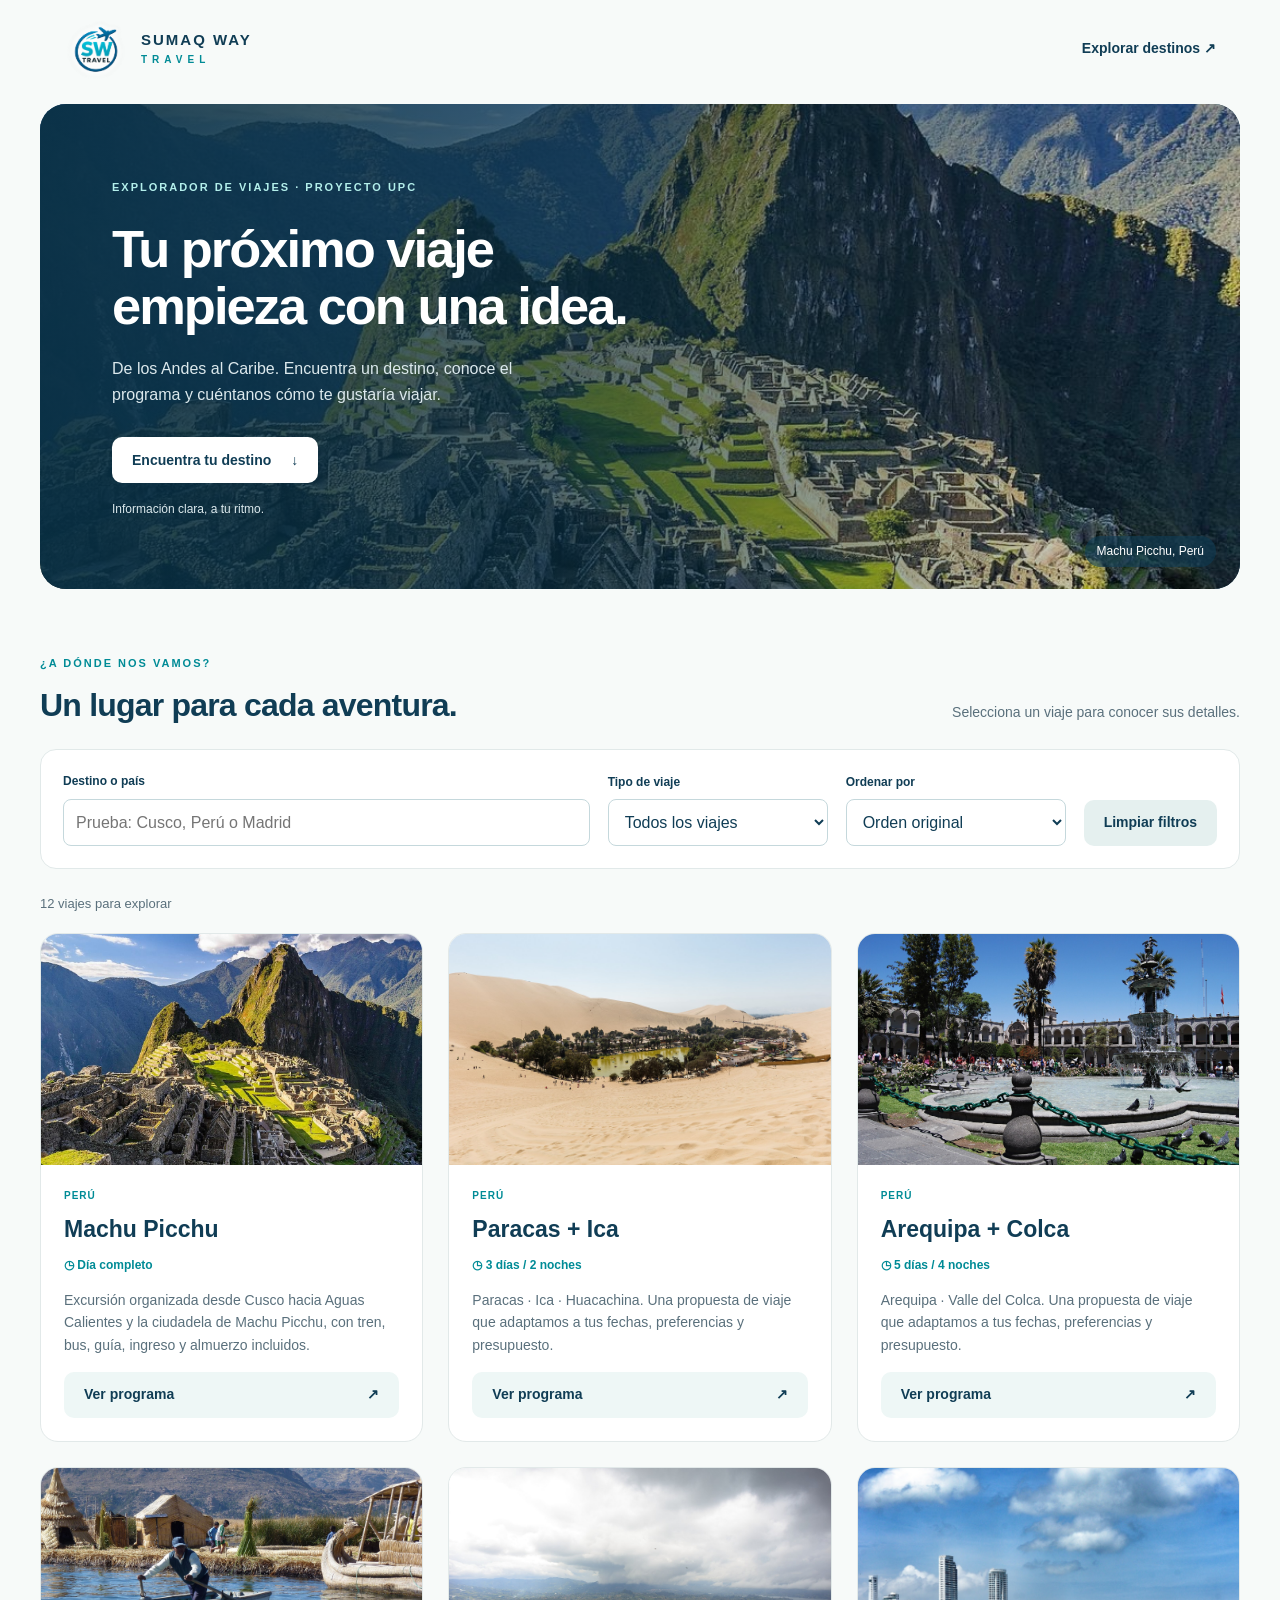
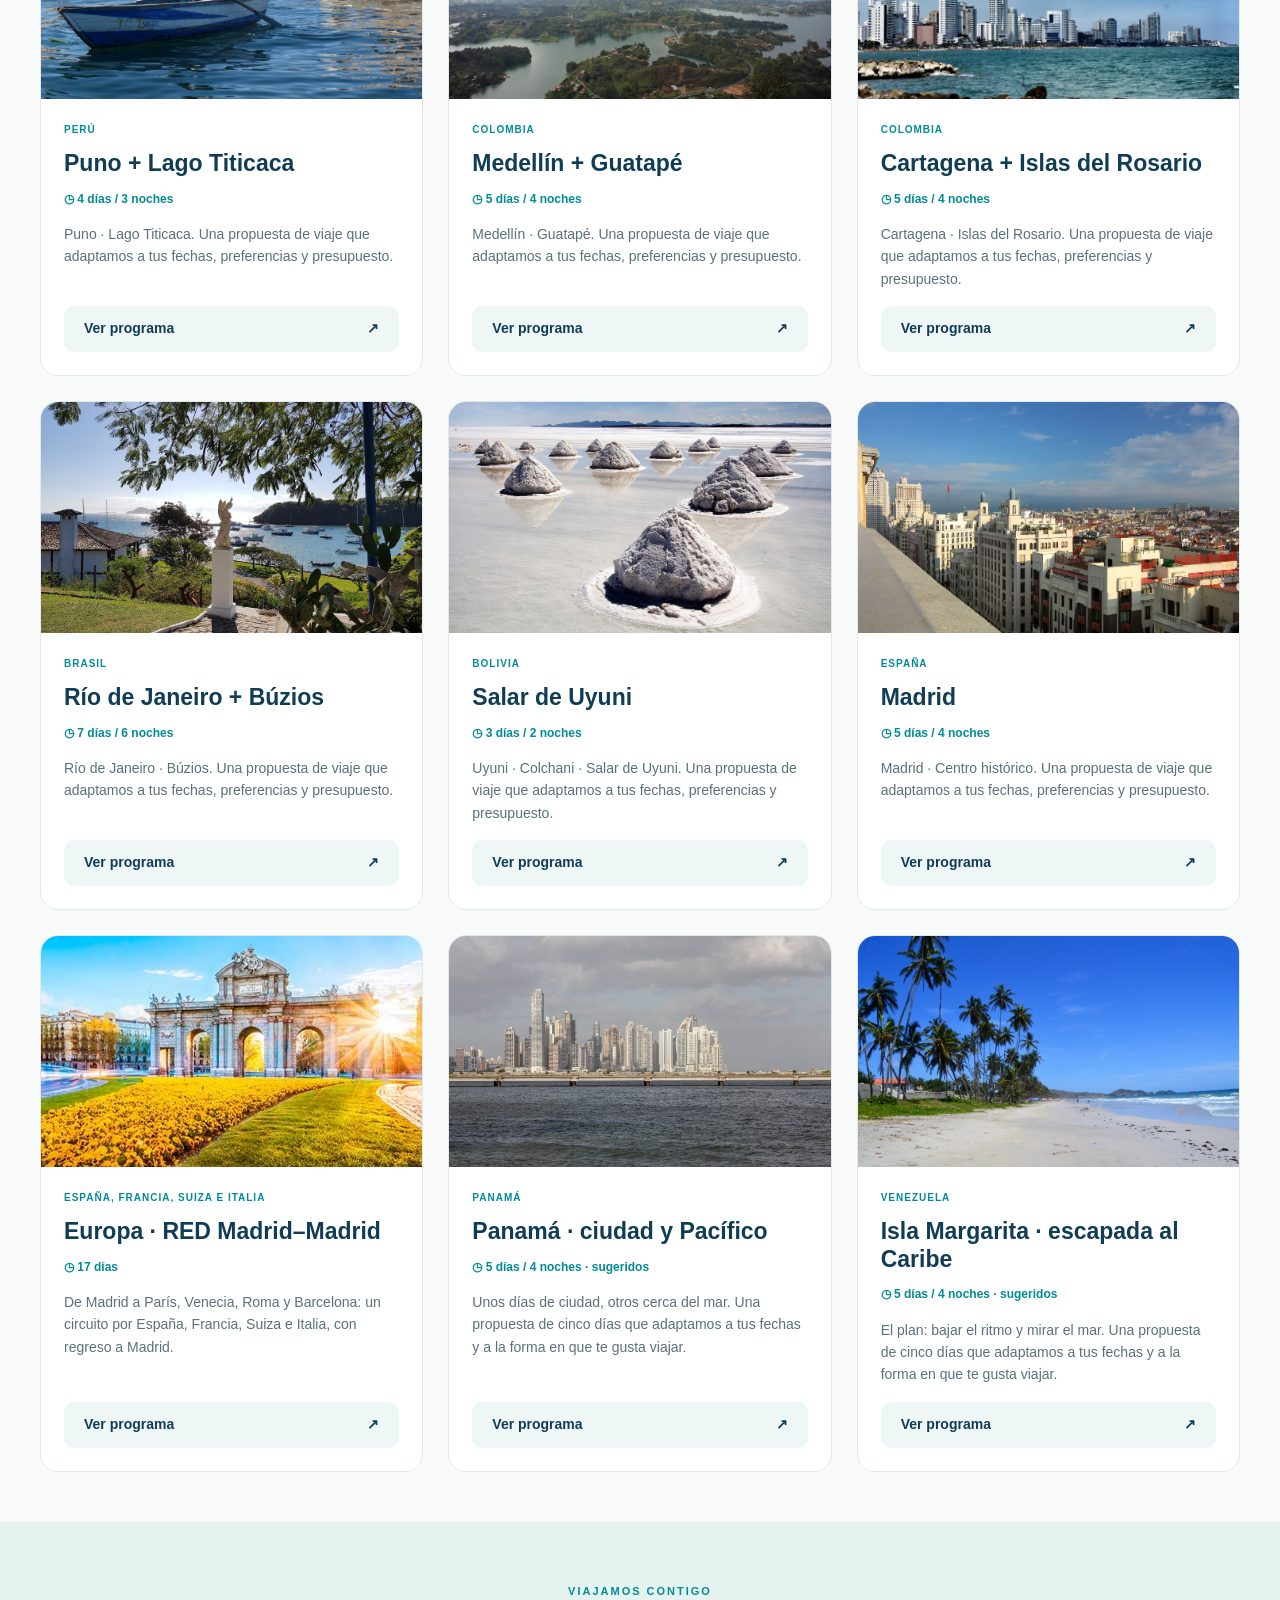
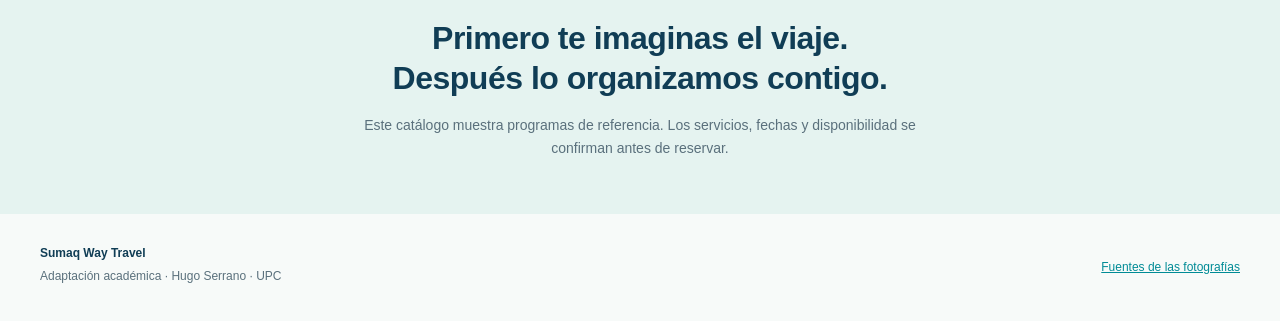
<file: docs/index.html>
<!doctype html>
<html lang="es">
<head>
<meta charset="utf-8"><meta name="viewport" content="width=device-width, initial-scale=1">
<title>Sumaq Way Travel | Explora tu próximo viaje</title>
<meta name="description" content="Explorador académico de paquetes turísticos nacionales e internacionales de Sumaq Way Travel.">
<link rel="icon" href="assets/logo.png"><link rel="stylesheet" href="css/styles.css">
<script defer src="js/catalog.js"></script><script defer src="js/core.js"></script><script defer src="js/app.js"></script>
</head>
<body>
<header class="header"><a class="brand" href="index.html"><img src="assets/logo.png" alt="Sumaq Way Travel" width="64" height="64"><span>SUMAQ WAY<small>TRAVEL</small></span></a><a class="navlink" href="#catalogo">Explorar destinos <span aria-hidden="true">↗</span></a></header>
<main>
<section class="hero"><div class="hero-copy"><span class="eyebrow">EXPLORADOR DE VIAJES · PROYECTO UPC</span><h1>Tu próximo viaje<br>empieza con una idea.</h1><p>De los Andes al Caribe. Encuentra un destino, conoce el programa y cuéntanos cómo te gustaría viajar.</p><a class="button light" href="#catalogo">Encuentra tu destino <span aria-hidden="true">↓</span></a><span class="hero-note">Información clara, a tu ritmo.</span></div><img class="hero-photo" src="assets/destinos/machu-picchu.jpg" alt="Ciudadela de Machu Picchu entre montañas" fetchpriority="high"><div class="hero-caption">Machu Picchu, Perú</div></section>
<section class="catalog-section" id="catalogo" aria-labelledby="catalog-title"><div class="section-heading"><div><span class="eyebrow">¿A DÓNDE NOS VAMOS?</span><h2 id="catalog-title">Un lugar para cada aventura.</h2></div><p>Selecciona un viaje para conocer sus detalles.</p></div>
<form id="filters" class="filters" role="search"><div><label for="search">Destino o país</label><input id="search" type="search" placeholder="Prueba: Cusco, Perú o Madrid" autocomplete="off"></div><div><label for="category">Tipo de viaje</label><select id="category"><option value="">Todos los viajes</option><option>Nacionales</option><option>Internacionales</option></select></div><div><label for="sort">Ordenar por</label><select id="sort"><option value="original">Orden original</option><option value="name-az">Nombre A–Z</option></select></div><button class="button secondary" id="reset" type="button">Limpiar filtros</button></form>
<p id="result-count" class="result-count" role="status" aria-live="polite"></p>
<div class="cards" id="cards"></div><div id="empty" class="empty" hidden><span aria-hidden="true">⌕</span><h3>No encontramos ese destino.</h3><p>Prueba otro nombre o limpia los filtros para volver a explorar.</p><button class="button secondary" id="empty-reset" type="button">Ver todos los viajes</button></div>
<noscript><p class="notice">Activa JavaScript para buscar destinos y consultar las fichas.</p></noscript>
</section>
<section class="closing"><span class="eyebrow">VIAJAMOS CONTIGO</span><h2>Primero te imaginas el viaje.<br>Después lo organizamos contigo.</h2><p>Este catálogo muestra programas de referencia. Los servicios, fechas y disponibilidad se confirman antes de reservar.</p></section>
</main>
<footer><div><strong>Sumaq Way Travel</strong><p>Adaptación académica · Hugo Serrano · UPC</p></div><a href="creditos.html">Fuentes de las fotografías</a></footer>
<dialog id="package-dialog" aria-labelledby="detail-title"><button id="close-dialog" class="close-dialog" type="button" aria-label="Cerrar detalle del paquete">×</button><div id="detail"></div></dialog>
</body></html>
</file>
<file: docs/css/styles.css>
:root{--navy:#103d55;--teal:#008b96;--aqua:#dff3f2;--muted:#5a707c;--green:#25d366}*{box-sizing:border-box}html{scroll-behavior:smooth;scroll-padding-top:90px}body{margin:0;background:#f7faf9;color:var(--navy);font-family:Arial,Helvetica,sans-serif;line-height:1.6}button,input,select{font:inherit}button,a,input,select{-webkit-tap-highlight-color:transparent}button,a{touch-action:manipulation}a{color:inherit}button{cursor:pointer}img{max-width:100%;display:block}a:focus-visible,button:focus-visible,input:focus-visible,select:focus-visible{outline:3px solid #048d9e;outline-offset:4px}.header{max-width:1320px;margin:auto;display:flex;justify-content:space-between;align-items:center;padding:16px 5%;gap:20px}.brand{display:flex;align-items:center;gap:13px;text-decoration:none;font-size:15px;font-weight:800;letter-spacing:2px}.brand img{object-fit:contain}.brand small{display:block;font-size:10px;letter-spacing:5px;color:var(--teal)}.navlink{font-size:14px;text-decoration:none;font-weight:700}.hero{position:relative;max-width:1200px;min-height:485px;border-radius:26px;margin:8px auto 60px;overflow:hidden;background:var(--navy);isolation:isolate;color:white;display:flex;align-items:center}.hero:after{content:'';position:absolute;inset:0;background:linear-gradient(90deg,#082f43ef,#082f43ab 46%,#082f4310);z-index:-1}.hero-photo{position:absolute;inset:0;width:100%;height:100%;object-fit:cover;z-index:-2}.hero-copy{padding:55px 6%;max-width:690px}.eyebrow{font-size:11px;letter-spacing:2px;font-weight:800;color:var(--teal)}.hero .eyebrow{color:#b3efeb}.hero h1{font-size:clamp(35px,4.1vw,58px);line-height:1.08;margin:22px 0;font-weight:750;letter-spacing:-2px}.hero p{font-size:16px;max-width:420px;color:#dce9ed}.button{border:0;background:var(--navy);color:white;min-height:46px;padding:12px 20px;border-radius:10px;font-weight:700;font-size:14px;text-decoration:none;display:inline-flex;justify-content:center;align-items:center;gap:20px;line-height:1.4}.button:hover{filter:brightness(1.1)}.button.light{background:#fff;color:var(--navy);margin-top:14px}.button.secondary{background:#e5f0ef;color:var(--navy)}.hero-note{display:block;font-size:12px;margin-top:17px;color:#dce9ed}.hero-caption{position:absolute;right:24px;bottom:22px;background:#103d5599;padding:6px 12px;font-size:12px;border-radius:20px}.catalog-section{max-width:1200px;margin:auto;padding:0 0 50px}.section-heading{display:flex;align-items:end;justify-content:space-between;gap:25px}.section-heading h2{font-size:32px;line-height:1.18;letter-spacing:-.8px;margin:12px 0 25px}.section-heading p{font-size:14px;color:var(--muted);margin-bottom:26px}.filters{display:grid;grid-template-columns:1fr 240px auto;align-items:end;gap:18px;background:white;padding:22px;border:1px solid #e1e9e9;border-radius:16px}.filters label{display:block;font-size:12px;font-weight:700;margin-bottom:7px}.filters input,.filters select{width:100%;min-height:47px;padding:10px 12px;border:1px solid #c5d8dc;border-radius:8px;background:#fff;color:var(--navy);font-size:16px}.result-count{color:var(--muted);font-size:13px;margin:25px 0 18px}.cards{display:grid;grid-template-columns:repeat(3,minmax(0,1fr));gap:25px}.card{background:white;overflow:hidden;border-radius:18px;border:1px solid #e2e9e9;display:flex;flex-direction:column;transition:transform .2s,box-shadow .2s}.card:hover{transform:translateY(-3px);box-shadow:0 12px 32px #123d5510}.card>img{width:100%;aspect-ratio:1.65;object-fit:cover;height:auto}.card-copy{padding:23px;flex:1;display:flex;flex-direction:column;align-items:start}.card-country{font-size:10px;letter-spacing:1px;color:var(--teal);font-weight:800;text-transform:uppercase}.card h3{font-size:23px;line-height:1.2;margin:12px 0}.card p{font-size:14px;color:var(--muted);margin:6px 0 16px}.card .duration{color:var(--teal);font-size:12px;font-weight:700;margin:0 0 8px}.card .button{width:100%;margin-top:auto;background:#eef7f6;color:var(--navy);justify-content:space-between}.closing{text-align:center;background:#e5f3f0;padding:55px 22px}.closing h2{font-size:32px;line-height:1.25;margin:16px 0;letter-spacing:-.5px}.closing p{max-width:600px;margin:auto;color:var(--muted);font-size:14px}footer{max-width:1200px;margin:auto;display:flex;justify-content:space-between;align-items:center;padding:30px 0;gap:20px;font-size:12px}footer p{margin:4px 0;color:var(--muted)}footer a{color:var(--teal)}.empty{text-align:center;padding:55px 20px;border-radius:16px;background:#e8f3f1}.empty>span{font-size:40px}.empty h3{margin:8px}.empty[hidden],[hidden]{display:none!important}.modal-open{overflow:hidden}dialog{padding:0;border:0;border-radius:20px;width:min(92vw,880px);max-height:92vh;color:var(--navy);background:white;box-shadow:0 20px 90px #061f3b80}dialog::backdrop{background:#072a3cc7;backdrop-filter:blur(4px)}.close-dialog{position:sticky;top:14px;z-index:4;float:right;margin:14px 14px -60px 0;width:44px;height:44px;background:white;border:1px solid #bdd2d8;border-radius:50%;font-size:28px;color:var(--navy)}.detail-photo{width:100%;height:285px;object-fit:cover}.detail-copy{padding:34px 40px}.detail-copy h2{font-size:34px;line-height:1.15;margin:12px 0}.detail-copy h3{font-size:20px;margin-top:28px}.detail-copy p,.detail-copy li{font-size:14px}.itinerary{list-style:none;padding:0}.itinerary>li{display:grid;grid-template-columns:62px minmax(0,1fr);gap:17px;padding:20px 0;border-bottom:1px solid #e6eeee}.day{align-self:start;background:#e2f3f1;color:#087786;border-radius:9px;text-align:center;padding:9px 4px;font-size:12px;font-weight:700}.itinerary h4{margin:0;font-size:15px}.itinerary p{margin:5px 0;color:var(--muted)}.inclusions{display:grid;grid-template-columns:1fr 1fr;gap:25px}.inclusions ul{padding-left:20px}.inclusions li{margin-bottom:8px}.notice{background:#eff7f7;border-left:3px solid #04a8b8;padding:15px;line-height:1.6}.whatsapp{background:var(--green);color:#073b20;width:100%;margin-top:15px}.small{font-size:12px!important;color:var(--muted)}.credits{max-width:1000px;padding:35px;margin:auto;overflow-wrap:anywhere}.credits a{color:var(--teal)}
@media(max-width:1250px){.hero,.catalog-section,footer{margin-left:4%;margin-right:4%}}@media(max-width:900px){.cards{grid-template-columns:repeat(2,minmax(0,1fr))}.filters{grid-template-columns:1fr 1fr}.filters>div:first-child{grid-column:1/-1}.section-heading{display:block}.section-heading p{margin-top:-10px}.hero{min-height:440px}.hero-copy{padding:40px 7%}}@media(max-width:560px){.header{padding:13px 5%}.brand{font-size:11px;gap:7px;letter-spacing:1px}.brand img{width:46px;height:46px}.brand small{font-size:8px;letter-spacing:3px}.navlink{font-size:11px}.hero{margin-top:0;margin-bottom:35px;min-height:450px;border-radius:18px}.hero h1{letter-spacing:-1px;font-size:36px}.hero .eyebrow{font-size:9px;letter-spacing:1.2px}.hero:after{background:linear-gradient(90deg,#082f43eb,#082f4375)}.hero-copy{padding:34px 7%}.hero p{font-size:14px}.hero-caption{font-size:10px;right:14px;bottom:12px}.section-heading h2{font-size:28px}.filters{display:flex;flex-direction:column;align-items:stretch;padding:18px}.cards{grid-template-columns:1fr;gap:20px}.card-copy{padding:23px}.card h3{font-size:24px}.closing h2{font-size:27px}.closing{padding:42px 6%}footer{align-items:start;flex-direction:column;padding:25px 0;gap:12px}.detail-copy{padding:24px}.detail-copy h2{font-size:27px}.detail-photo{height:210px}.inclusions{grid-template-columns:1fr;gap:0}.itinerary>li{grid-template-columns:48px minmax(0,1fr);gap:12px}.day{font-size:11px}.detail-copy h3{font-size:18px}dialog{max-height:94vh;width:94vw}}
@media(prefers-reduced-motion:reduce){html{scroll-behavior:auto}.card{transition:none}}
.filters{grid-template-columns:minmax(0,1fr) minmax(170px,220px) minmax(170px,220px) auto}
@media(max-width:900px){.filters{grid-template-columns:1fr 1fr}.filters>div:first-child,.filters>button{grid-column:1/-1}}
@media(max-width:560px){.filters{display:flex;flex-direction:column;align-items:stretch}}
</file>
